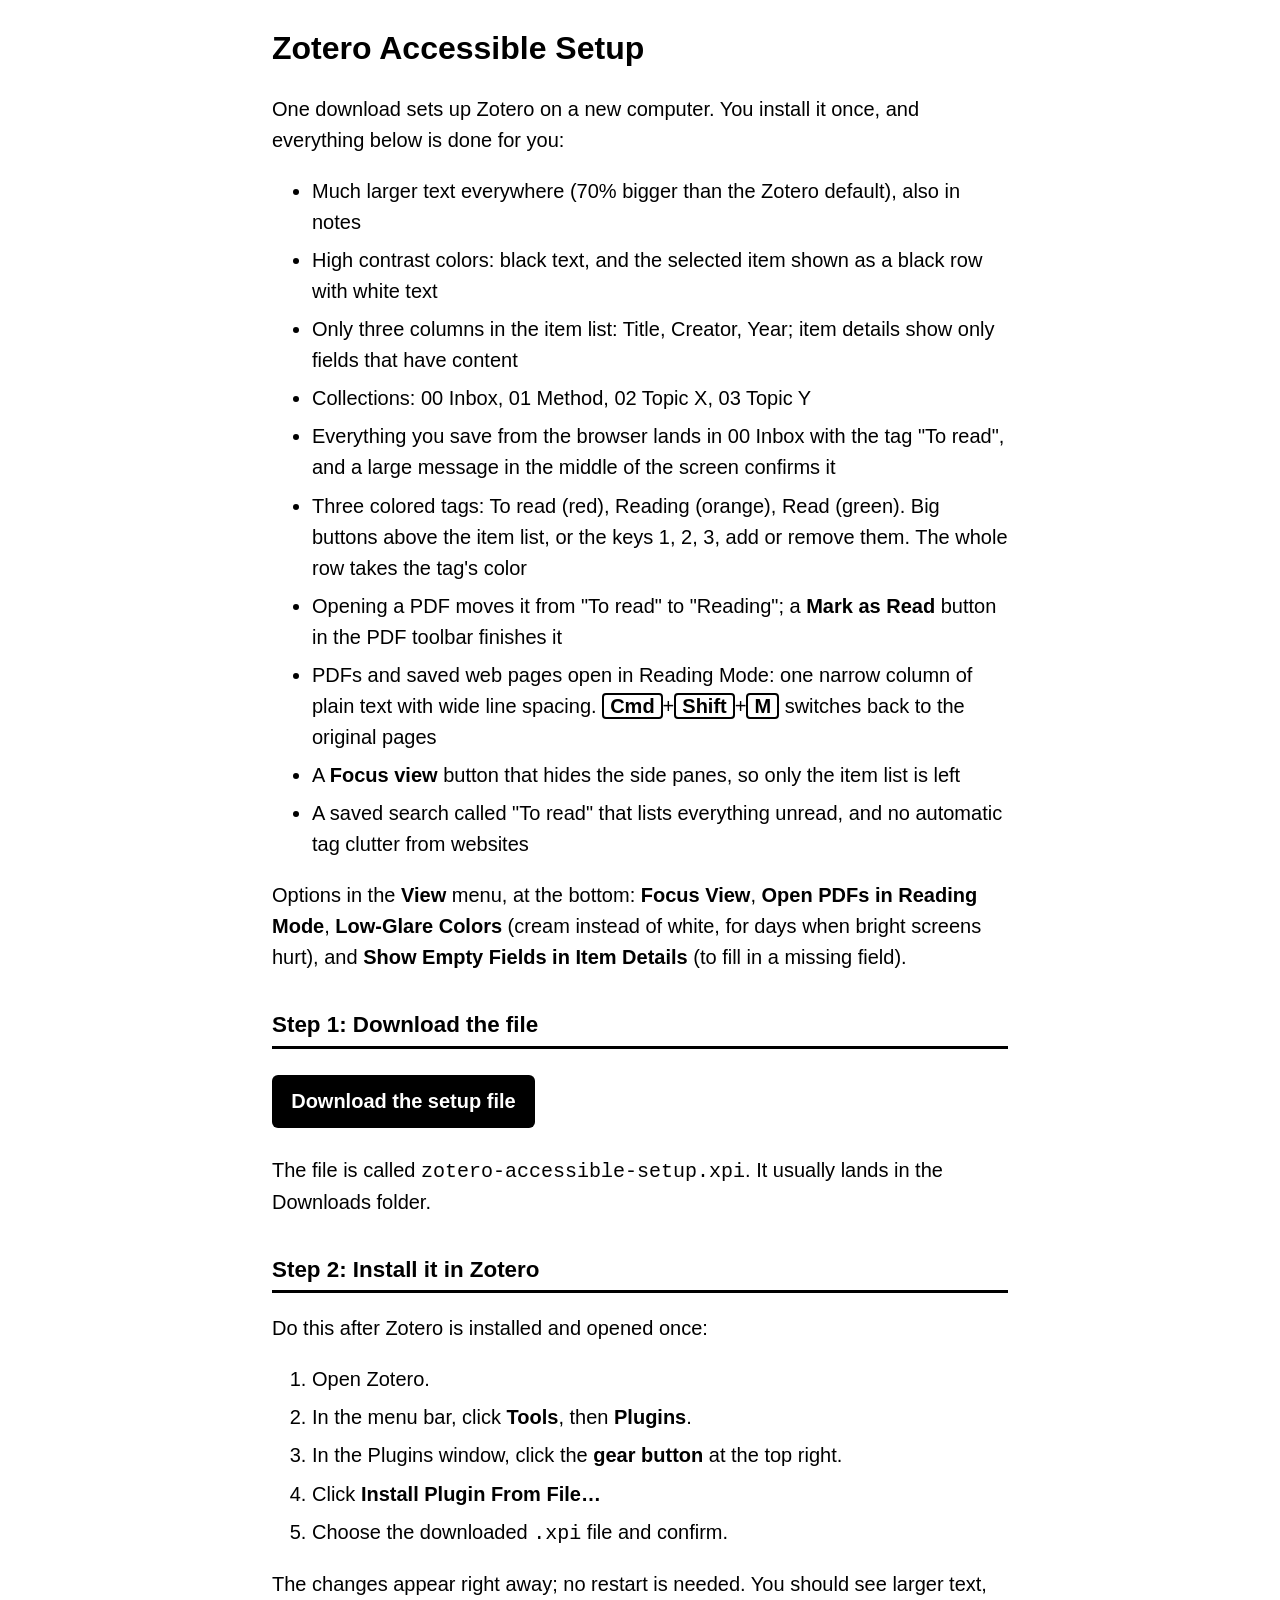
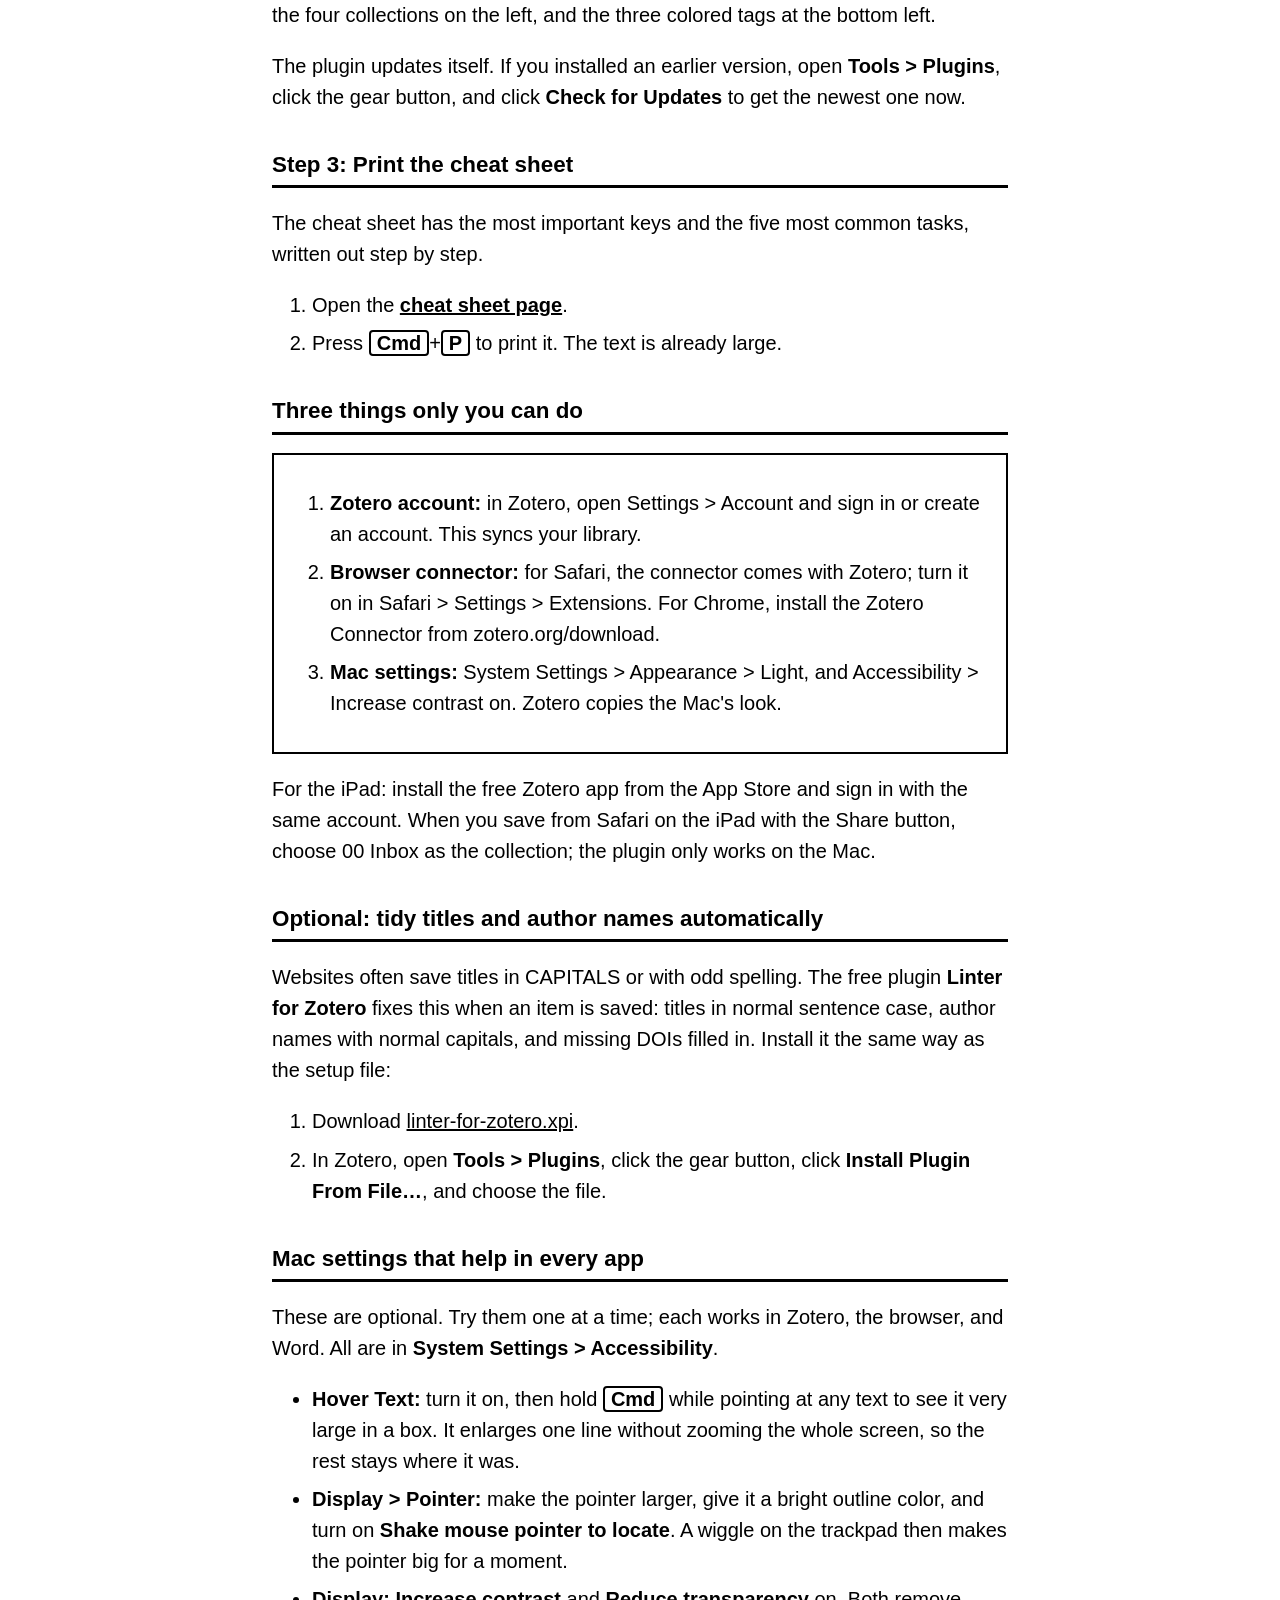
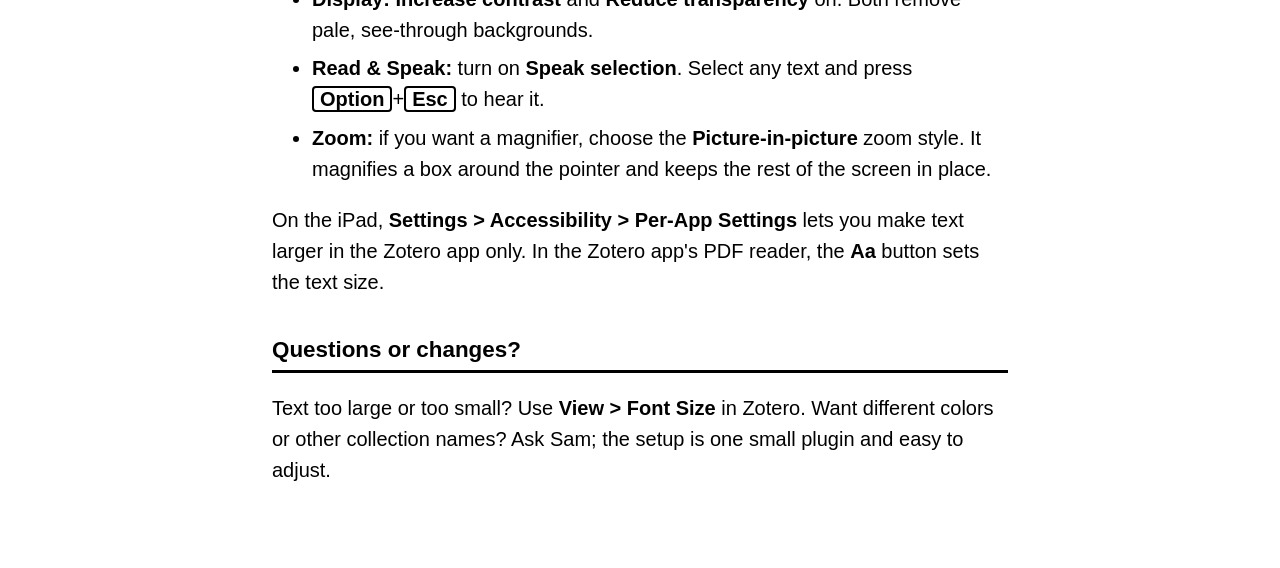
<file: docs/index.html>
<!doctype html>
<html lang="en">
<head>
<meta charset="utf-8">
<meta name="viewport" content="width=device-width, initial-scale=1">
<title>Zotero Accessible Setup</title>
<style>
  :root { color-scheme: light; }
  body {
    font-family: Helvetica, Arial, sans-serif;
    font-size: 20px;
    line-height: 1.55;
    color: #000;
    background: #fff;
    max-width: 46rem;
    margin: 0 auto;
    padding: 1.5rem 1.2rem 4rem;
  }
  h1 { font-size: 2rem; margin: 0 0 0.4rem; }
  h2 { font-size: 1.4rem; margin-top: 2.2rem; border-bottom: 3px solid #000; padding-bottom: 0.15rem; }
  a { color: #000; }
  .button {
    display: inline-block;
    font-size: 1.25rem;
    font-weight: bold;
    background: #000;
    color: #fff;
    text-decoration: none;
    padding: 0.7rem 1.2rem;
    border-radius: 6px;
    margin: 0.4rem 0;
  }
  .button:focus { outline: 4px solid #ffbf40; }
  ol li, ul li { margin-bottom: 0.45rem; }
  kbd {
    font-family: inherit;
    font-weight: bold;
    border: 2px solid #000;
    border-radius: 4px;
    padding: 0 0.3em;
    white-space: nowrap;
  }
  .step { font-weight: bold; }
  .note { border: 2px solid #000; padding: 0.8rem 1rem; margin: 1rem 0; }
</style>
</head>
<body>

<h1>Zotero Accessible Setup</h1>
<p>One download sets up Zotero on a new computer. You install it once, and everything below is done for you:</p>
<ul>
  <li>Much larger text everywhere (70% bigger than the Zotero default), also in notes</li>
  <li>High contrast colors: black text, and the selected item shown as a black row with white text</li>
  <li>Only three columns in the item list: Title, Creator, Year; item details show only fields that have content</li>
  <li>Collections: 00 Inbox, 01 Method, 02 Topic X, 03 Topic Y</li>
  <li>Everything you save from the browser lands in 00 Inbox with the tag "To read", and a large message in the middle of the screen confirms it</li>
  <li>Three colored tags: To read (red), Reading (orange), Read (green). Big buttons above the item list, or the keys 1, 2, 3, add or remove them. The whole row takes the tag's color</li>
  <li>Opening a PDF moves it from "To read" to "Reading"; a <b>Mark as Read</b> button in the PDF toolbar finishes it</li>
  <li>PDFs and saved web pages open in Reading Mode: one narrow column of plain text with wide line spacing. <kbd>Cmd</kbd>+<kbd>Shift</kbd>+<kbd>M</kbd> switches back to the original pages</li>
  <li>A <b>Focus view</b> button that hides the side panes, so only the item list is left</li>
  <li>A saved search called "To read" that lists everything unread, and no automatic tag clutter from websites</li>
</ul>
<p>Options in the <span class="step">View</span> menu, at the bottom: <span class="step">Focus View</span>, <span class="step">Open PDFs in Reading Mode</span>, <span class="step">Low-Glare Colors</span> (cream instead of white, for days when bright screens hurt), and <span class="step">Show Empty Fields in Item Details</span> (to fill in a missing field).</p>

<h2>Step 1: Download the file</h2>
<p><a class="button" href="https://github.com/utsmok/zotero-accessible/releases/latest/download/zotero-accessible-setup.xpi">Download the setup file</a></p>
<p>The file is called <code>zotero-accessible-setup.xpi</code>. It usually lands in the Downloads folder.</p>

<h2>Step 2: Install it in Zotero</h2>
<p>Do this after Zotero is installed and opened once:</p>
<ol>
  <li>Open Zotero.</li>
  <li>In the menu bar, click <span class="step">Tools</span>, then <span class="step">Plugins</span>.</li>
  <li>In the Plugins window, click the <span class="step">gear button</span> at the top right.</li>
  <li>Click <span class="step">Install Plugin From File&hellip;</span></li>
  <li>Choose the downloaded <code>.xpi</code> file and confirm.</li>
</ol>
<p>The changes appear right away; no restart is needed. You should see larger text, the four collections on the left, and the three colored tags at the bottom left.</p>
<p>The plugin updates itself. If you installed an earlier version, open <span class="step">Tools &gt; Plugins</span>, click the gear button, and click <span class="step">Check for Updates</span> to get the newest one now.</p>

<h2>Step 3: Print the cheat sheet</h2>
<p>The cheat sheet has the most important keys and the five most common tasks, written out step by step.</p>
<ol>
  <li>Open the <a href="keyboard-shortcuts.html"><span class="step">cheat sheet page</span></a>.</li>
  <li>Press <kbd>Cmd</kbd>+<kbd>P</kbd> to print it. The text is already large.</li>
</ol>

<h2>Three things only you can do</h2>
<div class="note">
  <ol>
    <li><span class="step">Zotero account:</span> in Zotero, open Settings &gt; Account and sign in or create an account. This syncs your library.</li>
    <li><span class="step">Browser connector:</span> for Safari, the connector comes with Zotero; turn it on in Safari &gt; Settings &gt; Extensions. For Chrome, install the Zotero Connector from zotero.org/download.</li>
    <li><span class="step">Mac settings:</span> System Settings &gt; Appearance &gt; Light, and Accessibility &gt; Increase contrast on. Zotero copies the Mac's look.</li>
  </ol>
</div>
<p>For the iPad: install the free Zotero app from the App Store and sign in with the same account. When you save from Safari on the iPad with the Share button, choose 00 Inbox as the collection; the plugin only works on the Mac.</p>

<h2>Optional: tidy titles and author names automatically</h2>
<p>Websites often save titles in CAPITALS or with odd spelling. The free plugin <b>Linter for Zotero</b> fixes this when an item is saved: titles in normal sentence case, author names with normal capitals, and missing DOIs filled in. Install it the same way as the setup file:</p>
<ol>
  <li>Download <a href="https://github.com/northword/zotero-format-metadata/releases/download/v4.0.6/linter-for-zotero.xpi">linter-for-zotero.xpi</a>.</li>
  <li>In Zotero, open <span class="step">Tools &gt; Plugins</span>, click the gear button, click <span class="step">Install Plugin From File&hellip;</span>, and choose the file.</li>
</ol>

<h2>Mac settings that help in every app</h2>
<p>These are optional. Try them one at a time; each works in Zotero, the browser, and Word. All are in <span class="step">System Settings &gt; Accessibility</span>.</p>
<ul>
  <li><span class="step">Hover Text:</span> turn it on, then hold <kbd>Cmd</kbd> while pointing at any text to see it very large in a box. It enlarges one line without zooming the whole screen, so the rest stays where it was.</li>
  <li><span class="step">Display &gt; Pointer:</span> make the pointer larger, give it a bright outline color, and turn on <span class="step">Shake mouse pointer to locate</span>. A wiggle on the trackpad then makes the pointer big for a moment.</li>
  <li><span class="step">Display:</span> <span class="step">Increase contrast</span> and <span class="step">Reduce transparency</span> on. Both remove pale, see-through backgrounds.</li>
  <li><span class="step">Read &amp; Speak:</span> turn on <span class="step">Speak selection</span>. Select any text and press <kbd>Option</kbd>+<kbd>Esc</kbd> to hear it.</li>
  <li><span class="step">Zoom:</span> if you want a magnifier, choose the <span class="step">Picture-in-picture</span> zoom style. It magnifies a box around the pointer and keeps the rest of the screen in place.</li>
</ul>
<p>On the iPad, <span class="step">Settings &gt; Accessibility &gt; Per-App Settings</span> lets you make text larger in the Zotero app only. In the Zotero app's PDF reader, the <span class="step">Aa</span> button sets the text size.</p>

<h2>Questions or changes?</h2>
<p>Text too large or too small? Use <span class="step">View &gt; Font Size</span> in Zotero. Want different colors or other collection names? Ask Sam; the setup is one small plugin and easy to adjust.</p>

</body>
</html>
</file>
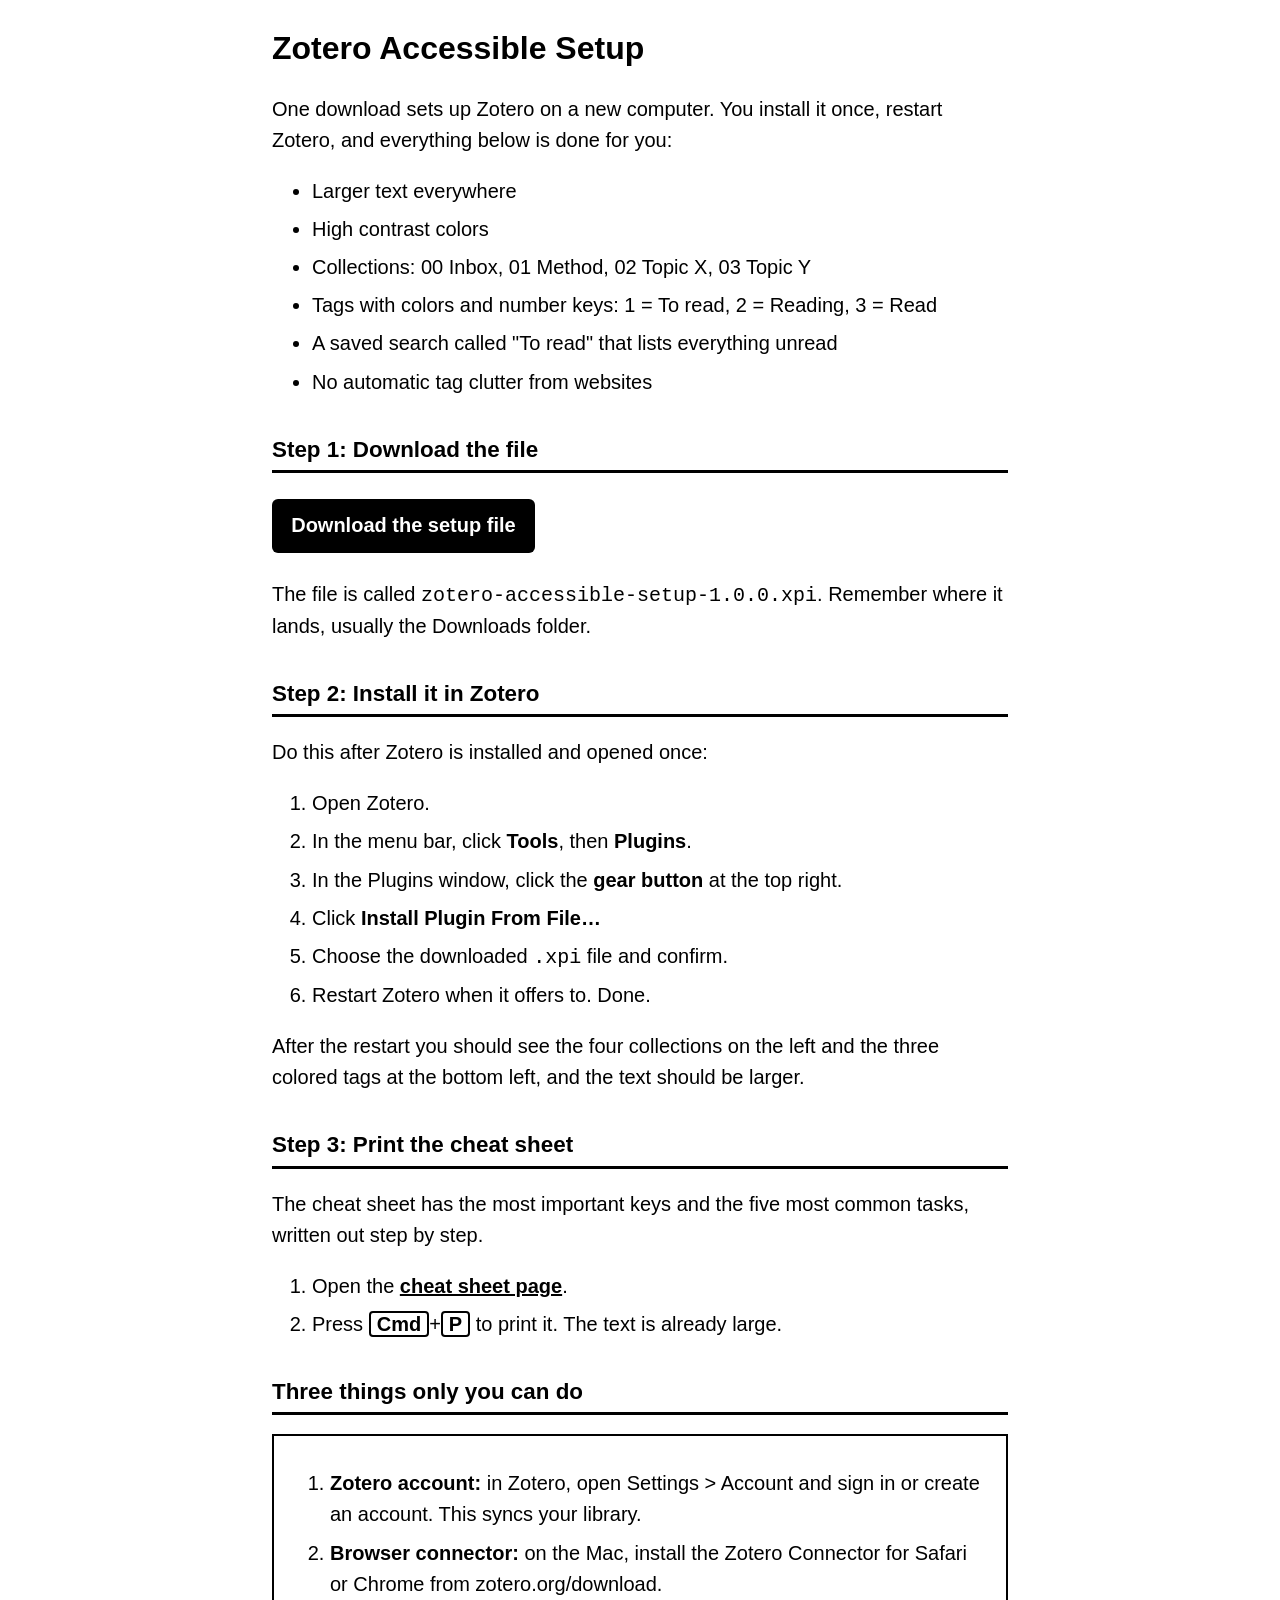
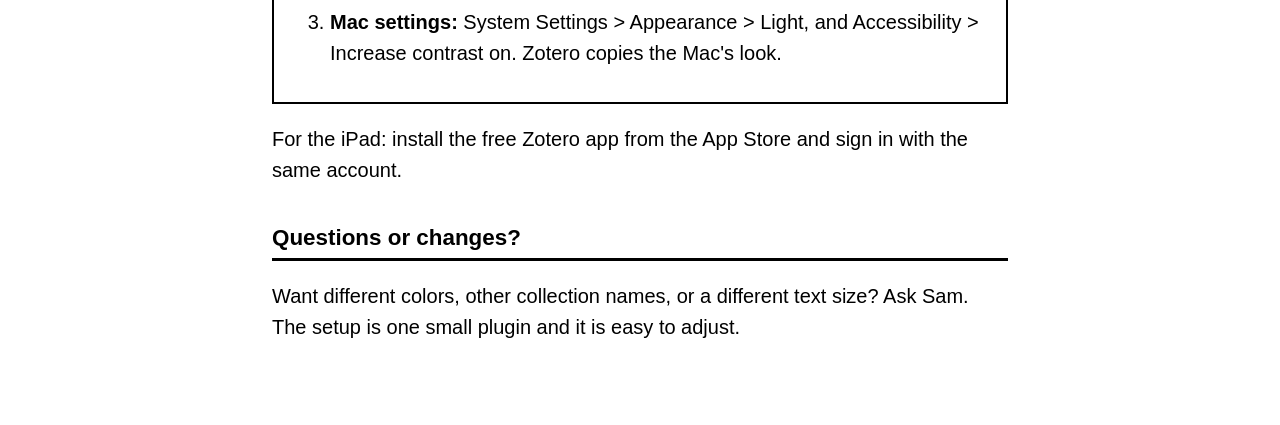
<file: site/index.html>
<!doctype html>
<html lang="en">
<head>
<meta charset="utf-8">
<meta name="viewport" content="width=device-width, initial-scale=1">
<title>Zotero Accessible Setup</title>
<style>
  :root { color-scheme: light; }
  body {
    font-family: Helvetica, Arial, sans-serif;
    font-size: 20px;
    line-height: 1.55;
    color: #000;
    background: #fff;
    max-width: 46rem;
    margin: 0 auto;
    padding: 1.5rem 1.2rem 4rem;
  }
  h1 { font-size: 2rem; margin: 0 0 0.4rem; }
  h2 { font-size: 1.4rem; margin-top: 2.2rem; border-bottom: 3px solid #000; padding-bottom: 0.15rem; }
  a { color: #000; }
  .button {
    display: inline-block;
    font-size: 1.25rem;
    font-weight: bold;
    background: #000;
    color: #fff;
    text-decoration: none;
    padding: 0.7rem 1.2rem;
    border-radius: 6px;
    margin: 0.4rem 0;
  }
  .button:focus { outline: 4px solid #ffbf40; }
  ol li, ul li { margin-bottom: 0.45rem; }
  kbd {
    font-family: inherit;
    font-weight: bold;
    border: 2px solid #000;
    border-radius: 4px;
    padding: 0 0.3em;
    white-space: nowrap;
  }
  .step { font-weight: bold; }
  .note { border: 2px solid #000; padding: 0.8rem 1rem; margin: 1rem 0; }
</style>
</head>
<body>

<h1>Zotero Accessible Setup</h1>
<p>One download sets up Zotero on a new computer. You install it once, restart Zotero, and everything below is done for you:</p>
<ul>
  <li>Larger text everywhere</li>
  <li>High contrast colors</li>
  <li>Collections: 00 Inbox, 01 Method, 02 Topic X, 03 Topic Y</li>
  <li>Tags with colors and number keys: 1 = To read, 2 = Reading, 3 = Read</li>
  <li>A saved search called "To read" that lists everything unread</li>
  <li>No automatic tag clutter from websites</li>
</ul>

<h2>Step 1: Download the file</h2>
<p><a class="button" href="https://github.com/utsmok/zotero-accessible/releases/latest/download/zotero-accessible-setup-1.0.0.xpi">Download the setup file</a></p>
<p>The file is called <code>zotero-accessible-setup-1.0.0.xpi</code>. Remember where it lands, usually the Downloads folder.</p>

<h2>Step 2: Install it in Zotero</h2>
<p>Do this after Zotero is installed and opened once:</p>
<ol>
  <li>Open Zotero.</li>
  <li>In the menu bar, click <span class="step">Tools</span>, then <span class="step">Plugins</span>.</li>
  <li>In the Plugins window, click the <span class="step">gear button</span> at the top right.</li>
  <li>Click <span class="step">Install Plugin From File&hellip;</span></li>
  <li>Choose the downloaded <code>.xpi</code> file and confirm.</li>
  <li>Restart Zotero when it offers to. Done.</li>
</ol>
<p>After the restart you should see the four collections on the left and the three colored tags at the bottom left, and the text should be larger.</p>

<h2>Step 3: Print the cheat sheet</h2>
<p>The cheat sheet has the most important keys and the five most common tasks, written out step by step.</p>
<ol>
  <li>Open the <a href="keyboard-shortcuts.html"><span class="step">cheat sheet page</span></a>.</li>
  <li>Press <kbd>Cmd</kbd>+<kbd>P</kbd> to print it. The text is already large.</li>
</ol>

<h2>Three things only you can do</h2>
<div class="note">
  <ol>
    <li><span class="step">Zotero account:</span> in Zotero, open Settings &gt; Account and sign in or create an account. This syncs your library.</li>
    <li><span class="step">Browser connector:</span> on the Mac, install the Zotero Connector for Safari or Chrome from zotero.org/download.</li>
    <li><span class="step">Mac settings:</span> System Settings &gt; Appearance &gt; Light, and Accessibility &gt; Increase contrast on. Zotero copies the Mac's look.</li>
  </ol>
</div>
<p>For the iPad: install the free Zotero app from the App Store and sign in with the same account.</p>

<h2>Questions or changes?</h2>
<p>Want different colors, other collection names, or a different text size? Ask Sam. The setup is one small plugin and it is easy to adjust.</p>

</body>
</html>
</file>
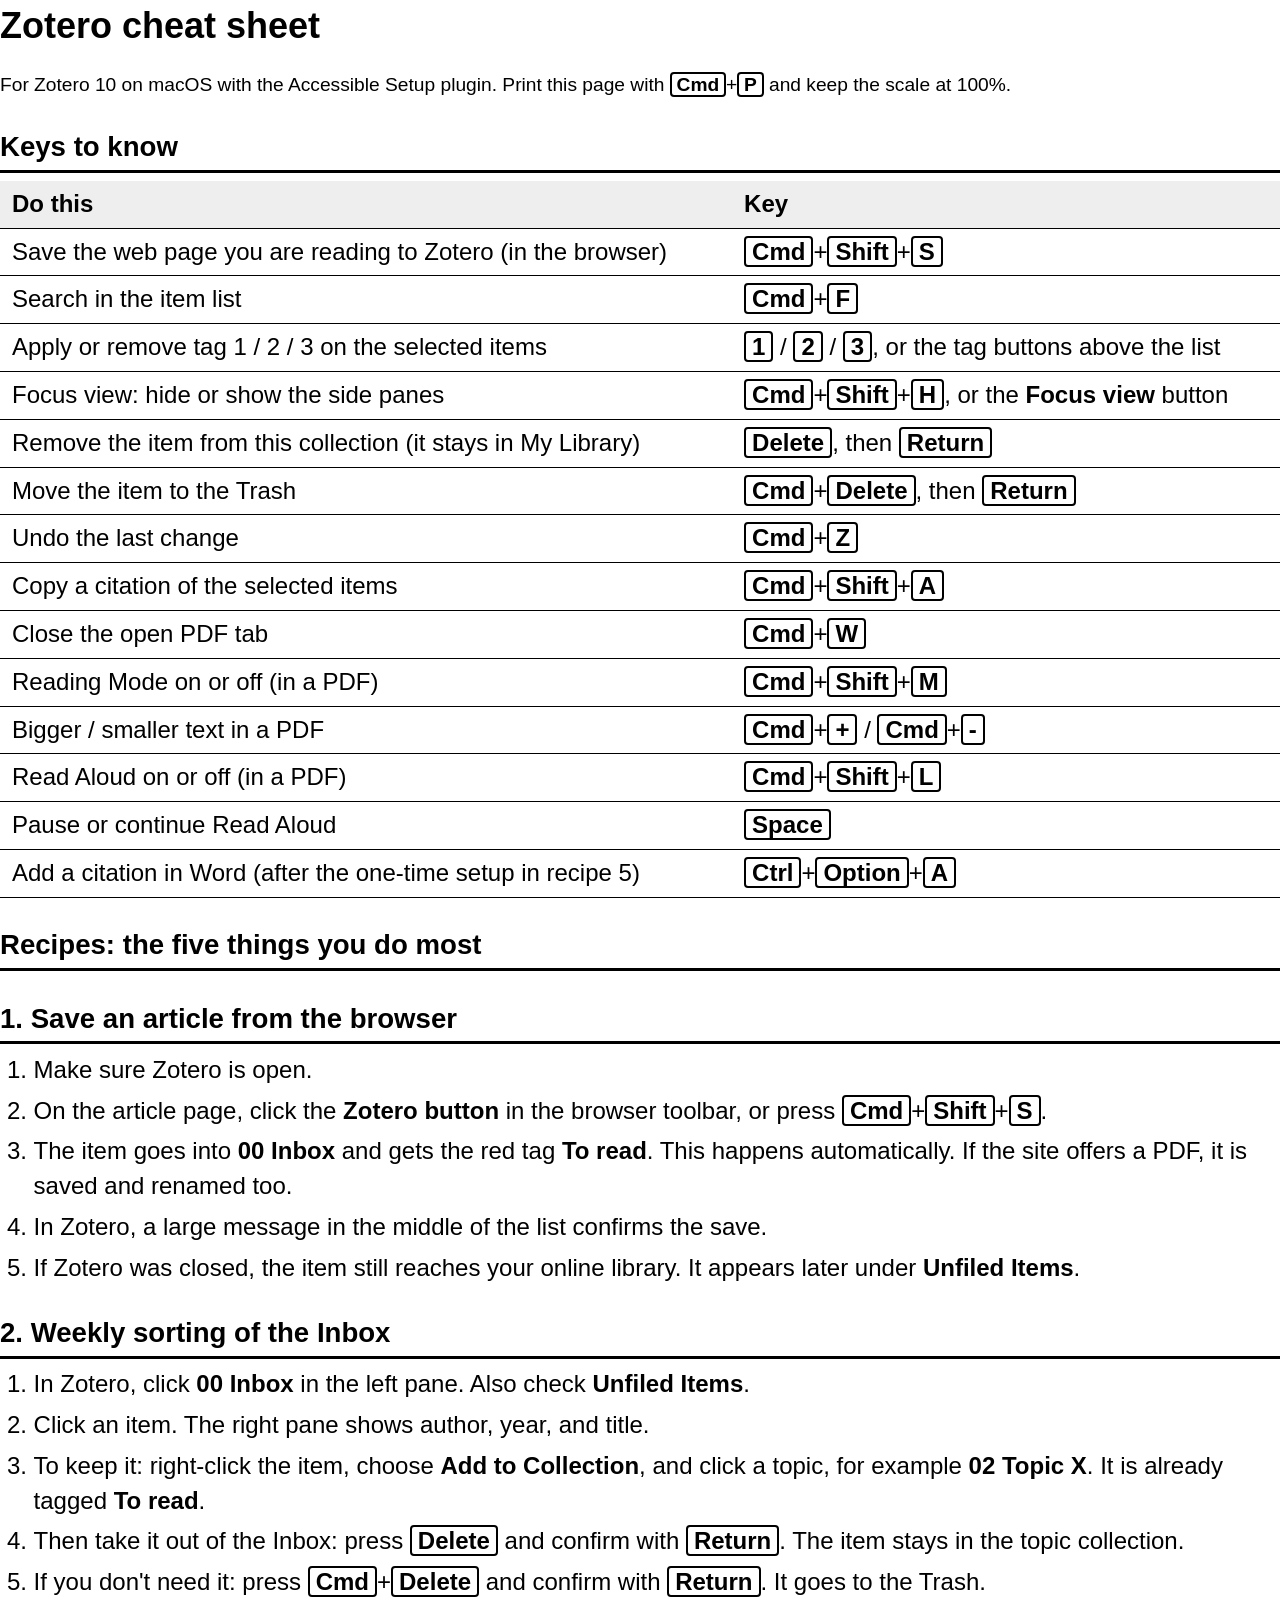
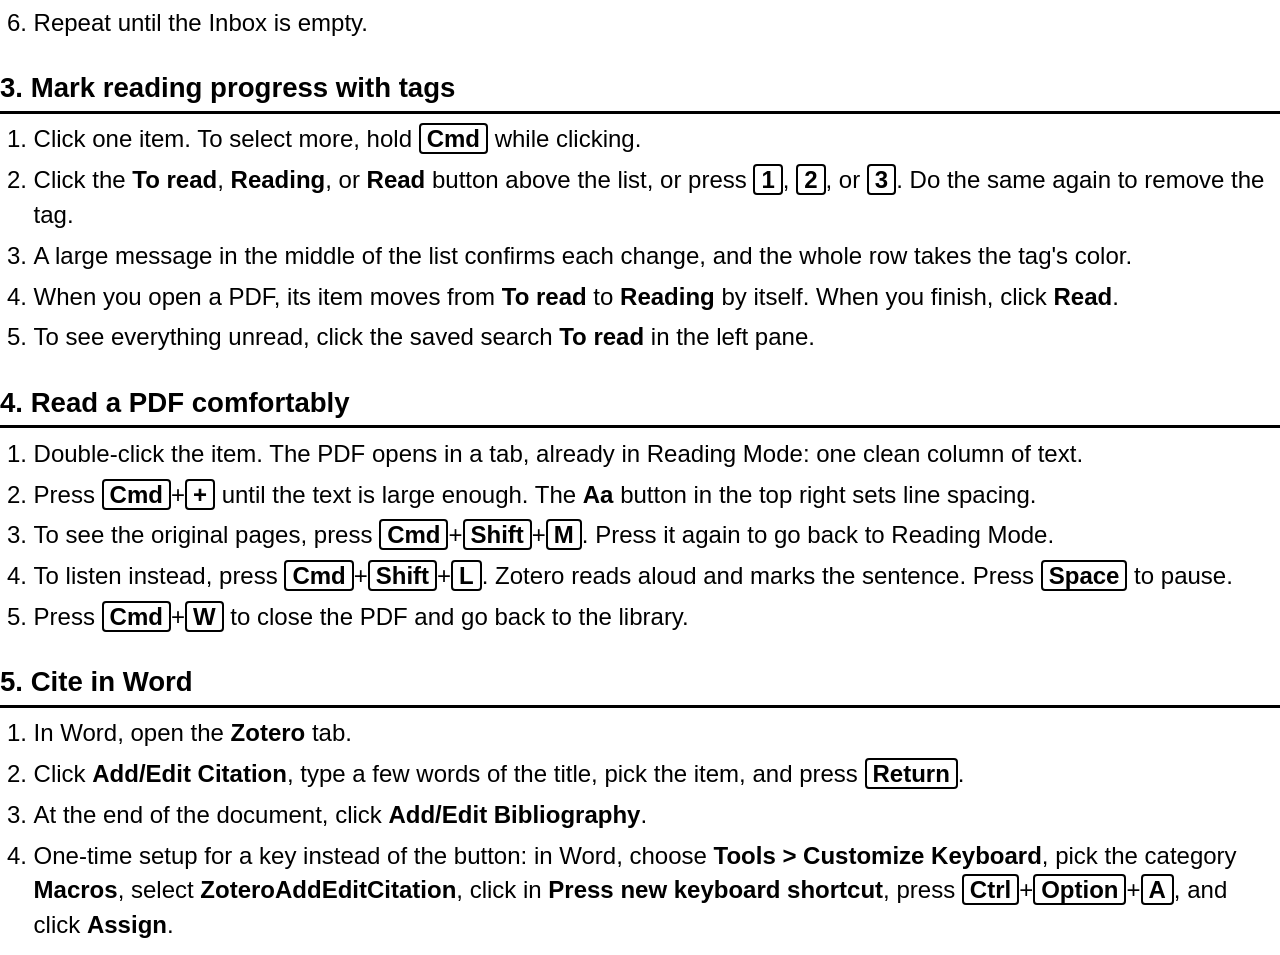
<file: docs/keyboard-shortcuts.html>
<!doctype html>
<html lang="en">
<head>
<meta charset="utf-8">
<title>Zotero keyboard shortcuts and recipes</title>
<style>
  /* Print at 18 pt: A4, large text, no decorations */
  @page { size: A4; margin: 1.2cm; }
  html { font-size: 18pt; }
  body {
    font-family: Helvetica, Arial, sans-serif;
    color: #000;
    background: #fff;
    line-height: 1.45;
    margin: 0;
  }
  h1 { font-size: 1.5em; margin: 0 0 0.4em 0; }
  h2 { font-size: 1.15em; margin: 1em 0 0.3em 0; border-bottom: 3px solid #000; padding-bottom: 0.1em; }
  h2, h3 { break-after: avoid; }
  ol, tr { break-inside: avoid; }
  table { border-collapse: collapse; width: 100%; }
  th, td { text-align: left; padding: 0.25em 0.5em; border-bottom: 1.5px solid #000; vertical-align: top; }
  th { background: #eee; }
  kbd {
    font-family: Helvetica, Arial, sans-serif;
    font-weight: bold;
    border: 2px solid #000;
    border-radius: 4px;
    padding: 0 0.25em;
    white-space: nowrap;
    background: #fff;
  }
  ol { margin: 0.2em 0 0.5em 1.4em; padding: 0; }
  ol li { margin-bottom: 0.25em; }
  .task { font-weight: bold; }
  .pagebreak { break-before: page; }
  .small { font-size: 0.8em; }
</style>
</head>
<body>

<h1>Zotero cheat sheet</h1>
<p class="small">For Zotero 10 on macOS with the Accessible Setup plugin. Print this page with <kbd>Cmd</kbd>+<kbd>P</kbd> and keep the scale at 100%.</p>

<h2>Keys to know</h2>
<table>
  <tr><th>Do this</th><th>Key</th></tr>
  <tr><td>Save the web page you are reading to Zotero (in the browser)</td><td><kbd>Cmd</kbd>+<kbd>Shift</kbd>+<kbd>S</kbd></td></tr>
  <tr><td>Search in the item list</td><td><kbd>Cmd</kbd>+<kbd>F</kbd></td></tr>
  <tr><td>Apply or remove tag 1 / 2 / 3 on the selected items</td><td><kbd>1</kbd> / <kbd>2</kbd> / <kbd>3</kbd>, or the tag buttons above the list</td></tr>
  <tr><td>Focus view: hide or show the side panes</td><td><kbd>Cmd</kbd>+<kbd>Shift</kbd>+<kbd>H</kbd>, or the <span class="task">Focus view</span> button</td></tr>
  <tr><td>Remove the item from this collection (it stays in My Library)</td><td><kbd>Delete</kbd>, then <kbd>Return</kbd></td></tr>
  <tr><td>Move the item to the Trash</td><td><kbd>Cmd</kbd>+<kbd>Delete</kbd>, then <kbd>Return</kbd></td></tr>
  <tr><td>Undo the last change</td><td><kbd>Cmd</kbd>+<kbd>Z</kbd></td></tr>
  <tr><td>Copy a citation of the selected items</td><td><kbd>Cmd</kbd>+<kbd>Shift</kbd>+<kbd>A</kbd></td></tr>
  <tr><td>Close the open PDF tab</td><td><kbd>Cmd</kbd>+<kbd>W</kbd></td></tr>
  <tr><td>Reading Mode on or off (in a PDF)</td><td><kbd>Cmd</kbd>+<kbd>Shift</kbd>+<kbd>M</kbd></td></tr>
  <tr><td>Bigger / smaller text in a PDF</td><td><kbd>Cmd</kbd>+<kbd>+</kbd> / <kbd>Cmd</kbd>+<kbd>-</kbd></td></tr>
  <tr><td>Read Aloud on or off (in a PDF)</td><td><kbd>Cmd</kbd>+<kbd>Shift</kbd>+<kbd>L</kbd></td></tr>
  <tr><td>Pause or continue Read Aloud</td><td><kbd>Space</kbd></td></tr>
  <tr><td>Add a citation in Word (after the one-time setup in recipe 5)</td><td><kbd>Ctrl</kbd>+<kbd>Option</kbd>+<kbd>A</kbd></td></tr>
</table>

<h2 class="pagebreak">Recipes: the five things you do most</h2>

<h2>1. Save an article from the browser</h2>
<ol>
  <li>Make sure Zotero is open.</li>
  <li>On the article page, click the <span class="task">Zotero button</span> in the browser toolbar, or press <kbd>Cmd</kbd>+<kbd>Shift</kbd>+<kbd>S</kbd>.</li>
  <li>The item goes into <span class="task">00 Inbox</span> and gets the red tag <span class="task">To read</span>. This happens automatically. If the site offers a PDF, it is saved and renamed too.</li>
  <li>In Zotero, a large message in the middle of the list confirms the save.</li>
  <li>If Zotero was closed, the item still reaches your online library. It appears later under <span class="task">Unfiled Items</span>.</li>
</ol>

<h2>2. Weekly sorting of the Inbox</h2>
<ol>
  <li>In Zotero, click <span class="task">00 Inbox</span> in the left pane. Also check <span class="task">Unfiled Items</span>.</li>
  <li>Click an item. The right pane shows author, year, and title.</li>
  <li>To keep it: right-click the item, choose <span class="task">Add to Collection</span>, and click a topic, for example <span class="task">02 Topic X</span>. It is already tagged <span class="task">To read</span>.</li>
  <li>Then take it out of the Inbox: press <kbd>Delete</kbd> and confirm with <kbd>Return</kbd>. The item stays in the topic collection.</li>
  <li>If you don't need it: press <kbd>Cmd</kbd>+<kbd>Delete</kbd> and confirm with <kbd>Return</kbd>. It goes to the Trash.</li>
  <li>Repeat until the Inbox is empty.</li>
</ol>

<h2>3. Mark reading progress with tags</h2>
<ol>
  <li>Click one item. To select more, hold <kbd>Cmd</kbd> while clicking.</li>
  <li>Click the <span class="task">To read</span>, <span class="task">Reading</span>, or <span class="task">Read</span> button above the list, or press <kbd>1</kbd>, <kbd>2</kbd>, or <kbd>3</kbd>. Do the same again to remove the tag.</li>
  <li>A large message in the middle of the list confirms each change, and the whole row takes the tag's color.</li>
  <li>When you open a PDF, its item moves from <span class="task">To read</span> to <span class="task">Reading</span> by itself. When you finish, click <span class="task">Read</span>.</li>
  <li>To see everything unread, click the saved search <span class="task">To read</span> in the left pane.</li>
</ol>

<h2>4. Read a PDF comfortably</h2>
<ol>
  <li>Double-click the item. The PDF opens in a tab, already in Reading Mode: one clean column of text.</li>
  <li>Press <kbd>Cmd</kbd>+<kbd>+</kbd> until the text is large enough. The <span class="task">Aa</span> button in the top right sets line spacing.</li>
  <li>To see the original pages, press <kbd>Cmd</kbd>+<kbd>Shift</kbd>+<kbd>M</kbd>. Press it again to go back to Reading Mode.</li>
  <li>To listen instead, press <kbd>Cmd</kbd>+<kbd>Shift</kbd>+<kbd>L</kbd>. Zotero reads aloud and marks the sentence. Press <kbd>Space</kbd> to pause.</li>
  <li>Press <kbd>Cmd</kbd>+<kbd>W</kbd> to close the PDF and go back to the library.</li>
</ol>

<h2>5. Cite in Word</h2>
<ol>
  <li>In Word, open the <span class="task">Zotero</span> tab.</li>
  <li>Click <span class="task">Add/Edit Citation</span>, type a few words of the title, pick the item, and press <kbd>Return</kbd>.</li>
  <li>At the end of the document, click <span class="task">Add/Edit Bibliography</span>.</li>
  <li>One-time setup for a key instead of the button: in Word, choose <span class="task">Tools &gt; Customize Keyboard</span>, pick the category <span class="task">Macros</span>, select <span class="task">ZoteroAddEditCitation</span>, click in <span class="task">Press new keyboard shortcut</span>, press <kbd>Ctrl</kbd>+<kbd>Option</kbd>+<kbd>A</kbd>, and click <span class="task">Assign</span>.</li>
</ol>

</body>
</html>
</file>
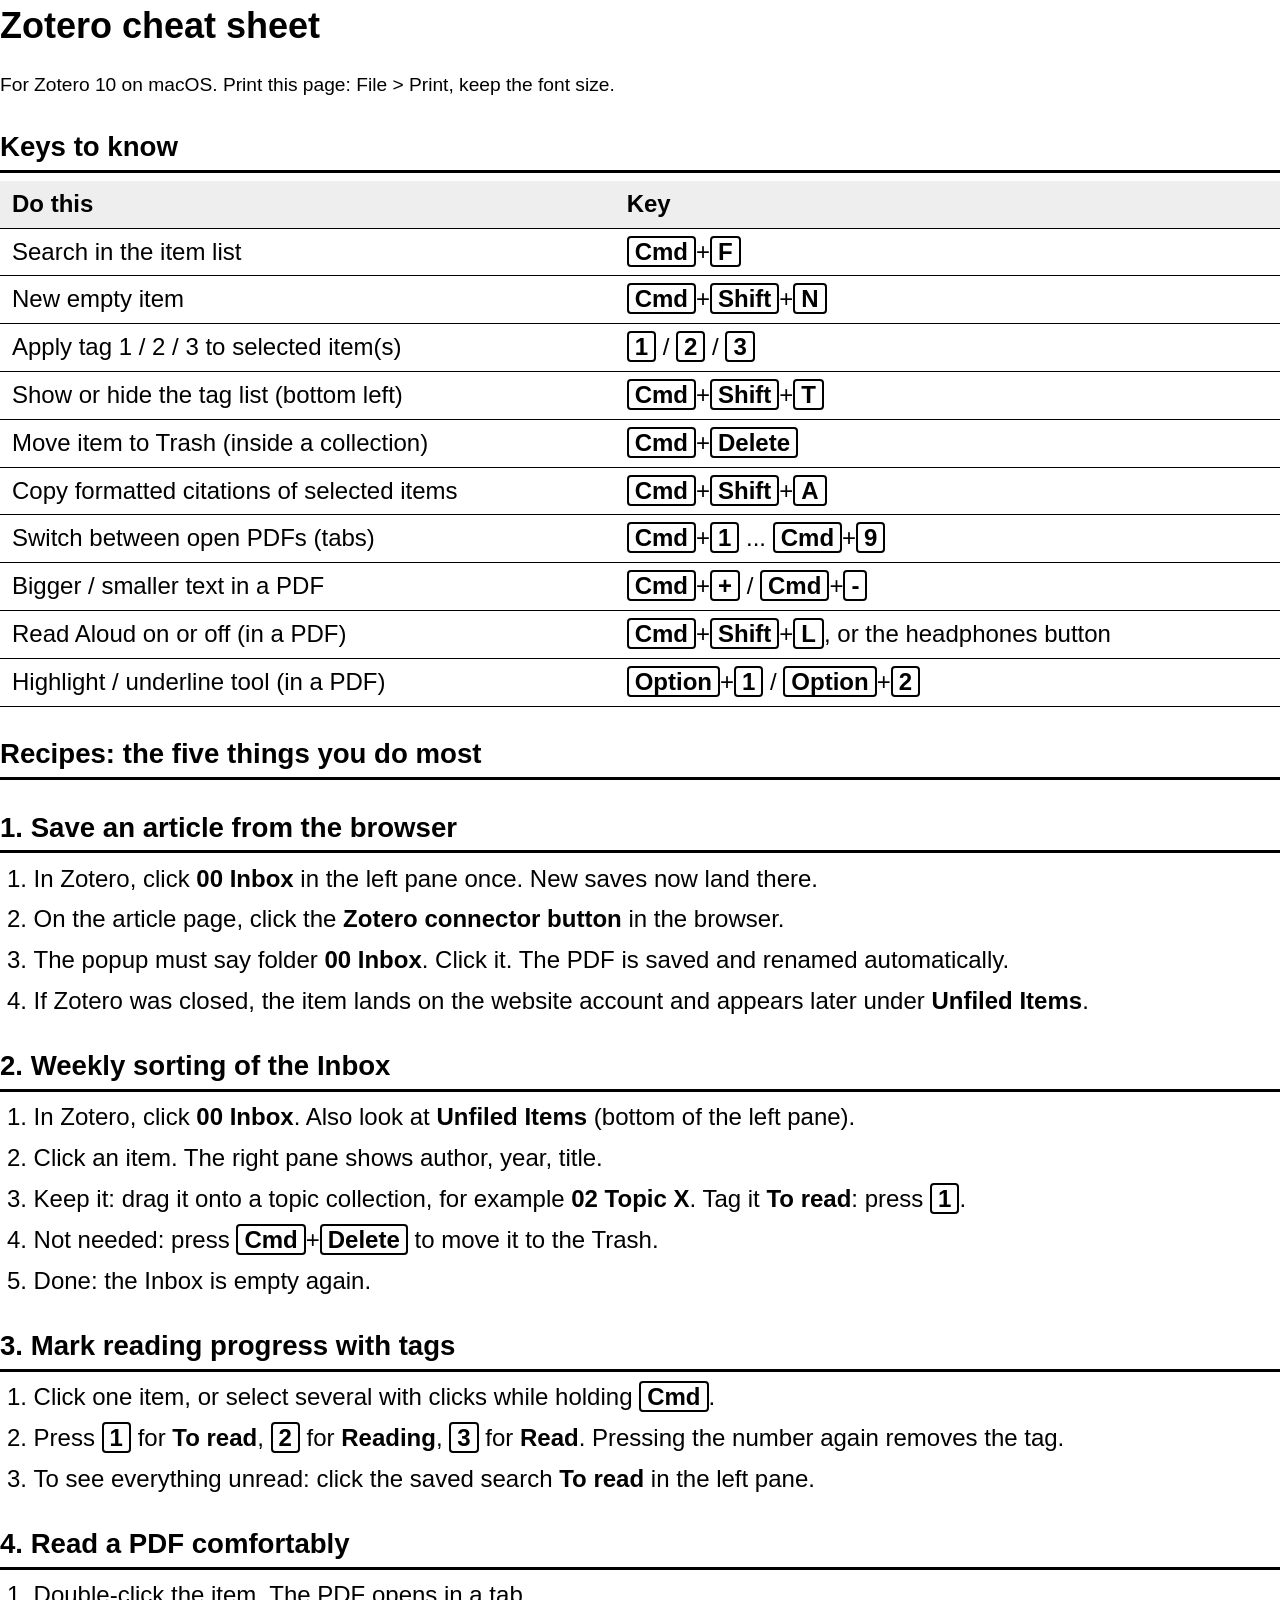
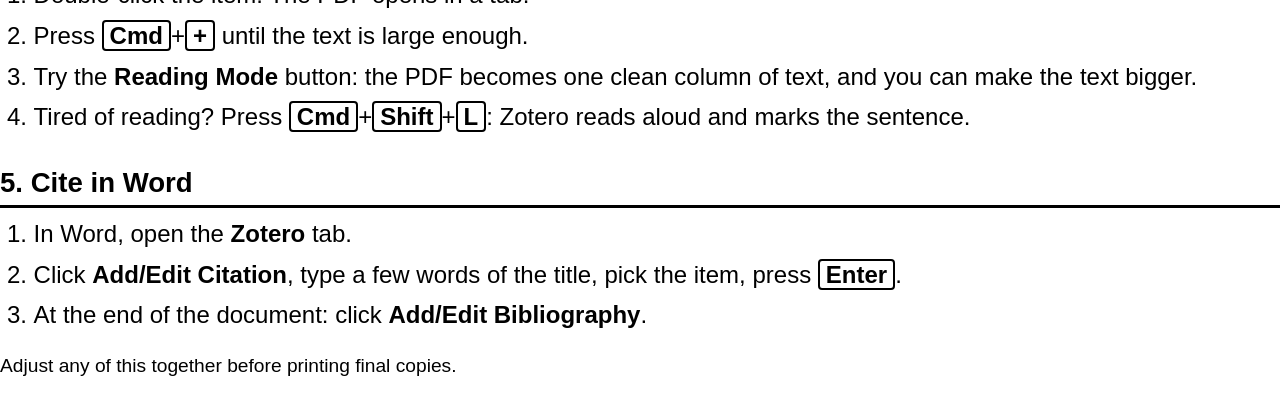
<file: site/keyboard-shortcuts.html>
<!doctype html>
<html lang="en">
<head>
<meta charset="utf-8">
<title>Zotero keyboard shortcuts and recipes</title>
<style>
  /* Print at 18 pt: A4, large text, no decorations */
  @page { size: A4; margin: 1.2cm; }
  html { font-size: 18pt; }
  body {
    font-family: Helvetica, Arial, sans-serif;
    color: #000;
    background: #fff;
    line-height: 1.45;
    margin: 0;
  }
  h1 { font-size: 1.5em; margin: 0 0 0.4em 0; }
  h2 { font-size: 1.15em; margin: 1em 0 0.3em 0; border-bottom: 3px solid #000; padding-bottom: 0.1em; }
  table { border-collapse: collapse; width: 100%; }
  th, td { text-align: left; padding: 0.25em 0.5em; border-bottom: 1.5px solid #000; vertical-align: top; }
  th { background: #eee; }
  kbd {
    font-family: Helvetica, Arial, sans-serif;
    font-weight: bold;
    border: 2px solid #000;
    border-radius: 4px;
    padding: 0 0.25em;
    white-space: nowrap;
    background: #fff;
  }
  ol { margin: 0.2em 0 0.5em 1.4em; padding: 0; }
  ol li { margin-bottom: 0.25em; }
  .task { font-weight: bold; }
  .pagebreak { page-break-before: always; }
  .small { font-size: 0.8em; }
</style>
</head>
<body>

<h1>Zotero cheat sheet</h1>
<p class="small">For Zotero 10 on macOS. Print this page: File &gt; Print, keep the font size.</p>

<h2>Keys to know</h2>
<table>
  <tr><th>Do this</th><th>Key</th></tr>
  <tr><td>Search in the item list</td><td><kbd>Cmd</kbd>+<kbd>F</kbd></td></tr>
  <tr><td>New empty item</td><td><kbd>Cmd</kbd>+<kbd>Shift</kbd>+<kbd>N</kbd></td></tr>
  <tr><td>Apply tag 1 / 2 / 3 to selected item(s)</td><td><kbd>1</kbd> / <kbd>2</kbd> / <kbd>3</kbd></td></tr>
  <tr><td>Show or hide the tag list (bottom left)</td><td><kbd>Cmd</kbd>+<kbd>Shift</kbd>+<kbd>T</kbd></td></tr>
  <tr><td>Move item to Trash (inside a collection)</td><td><kbd>Cmd</kbd>+<kbd>Delete</kbd></td></tr>
  <tr><td>Copy formatted citations of selected items</td><td><kbd>Cmd</kbd>+<kbd>Shift</kbd>+<kbd>A</kbd></td></tr>
  <tr><td>Switch between open PDFs (tabs)</td><td><kbd>Cmd</kbd>+<kbd>1</kbd> ... <kbd>Cmd</kbd>+<kbd>9</kbd></td></tr>
  <tr><td>Bigger / smaller text in a PDF</td><td><kbd>Cmd</kbd>+<kbd>+</kbd> / <kbd>Cmd</kbd>+<kbd>-</kbd></td></tr>
  <tr><td>Read Aloud on or off (in a PDF)</td><td><kbd>Cmd</kbd>+<kbd>Shift</kbd>+<kbd>L</kbd>, or the headphones button</td></tr>
  <tr><td>Highlight / underline tool (in a PDF)</td><td><kbd>Option</kbd>+<kbd>1</kbd> / <kbd>Option</kbd>+<kbd>2</kbd></td></tr>
</table>

<h2 class="pagebreak">Recipes: the five things you do most</h2>

<h2>1. Save an article from the browser</h2>
<ol>
  <li>In Zotero, click <span class="task">00 Inbox</span> in the left pane once. New saves now land there.</li>
  <li>On the article page, click the <span class="task">Zotero connector button</span> in the browser.</li>
  <li>The popup must say folder <span class="task">00 Inbox</span>. Click it. The PDF is saved and renamed automatically.</li>
  <li>If Zotero was closed, the item lands on the website account and appears later under <span class="task">Unfiled Items</span>.</li>
</ol>

<h2>2. Weekly sorting of the Inbox</h2>
<ol>
  <li>In Zotero, click <span class="task">00 Inbox</span>. Also look at <span class="task">Unfiled Items</span> (bottom of the left pane).</li>
  <li>Click an item. The right pane shows author, year, title.</li>
  <li>Keep it: drag it onto a topic collection, for example <span class="task">02 Topic X</span>. Tag it <span class="task">To read</span>: press <kbd>1</kbd>.</li>
  <li>Not needed: press <kbd>Cmd</kbd>+<kbd>Delete</kbd> to move it to the Trash.</li>
  <li>Done: the Inbox is empty again.</li>
</ol>

<h2>3. Mark reading progress with tags</h2>
<ol>
  <li>Click one item, or select several with clicks while holding <kbd>Cmd</kbd>.</li>
  <li>Press <kbd>1</kbd> for <span class="task">To read</span>, <kbd>2</kbd> for <span class="task">Reading</span>, <kbd>3</kbd> for <span class="task">Read</span>. Pressing the number again removes the tag.</li>
  <li>To see everything unread: click the saved search <span class="task">To read</span> in the left pane.</li>
</ol>

<h2>4. Read a PDF comfortably</h2>
<ol>
  <li>Double-click the item. The PDF opens in a tab.</li>
  <li>Press <kbd>Cmd</kbd>+<kbd>+</kbd> until the text is large enough.</li>
  <li>Try the <span class="task">Reading Mode</span> button: the PDF becomes one clean column of text, and you can make the text bigger.</li>
  <li>Tired of reading? Press <kbd>Cmd</kbd>+<kbd>Shift</kbd>+<kbd>L</kbd>: Zotero reads aloud and marks the sentence.</li>
</ol>

<h2>5. Cite in Word</h2>
<ol>
  <li>In Word, open the <span class="task">Zotero</span> tab.</li>
  <li>Click <span class="task">Add/Edit Citation</span>, type a few words of the title, pick the item, press <kbd>Enter</kbd>.</li>
  <li>At the end of the document: click <span class="task">Add/Edit Bibliography</span>.</li>
</ol>

<p class="small">Adjust any of this together before printing final copies.</p>

</body>
</html>
</file>
